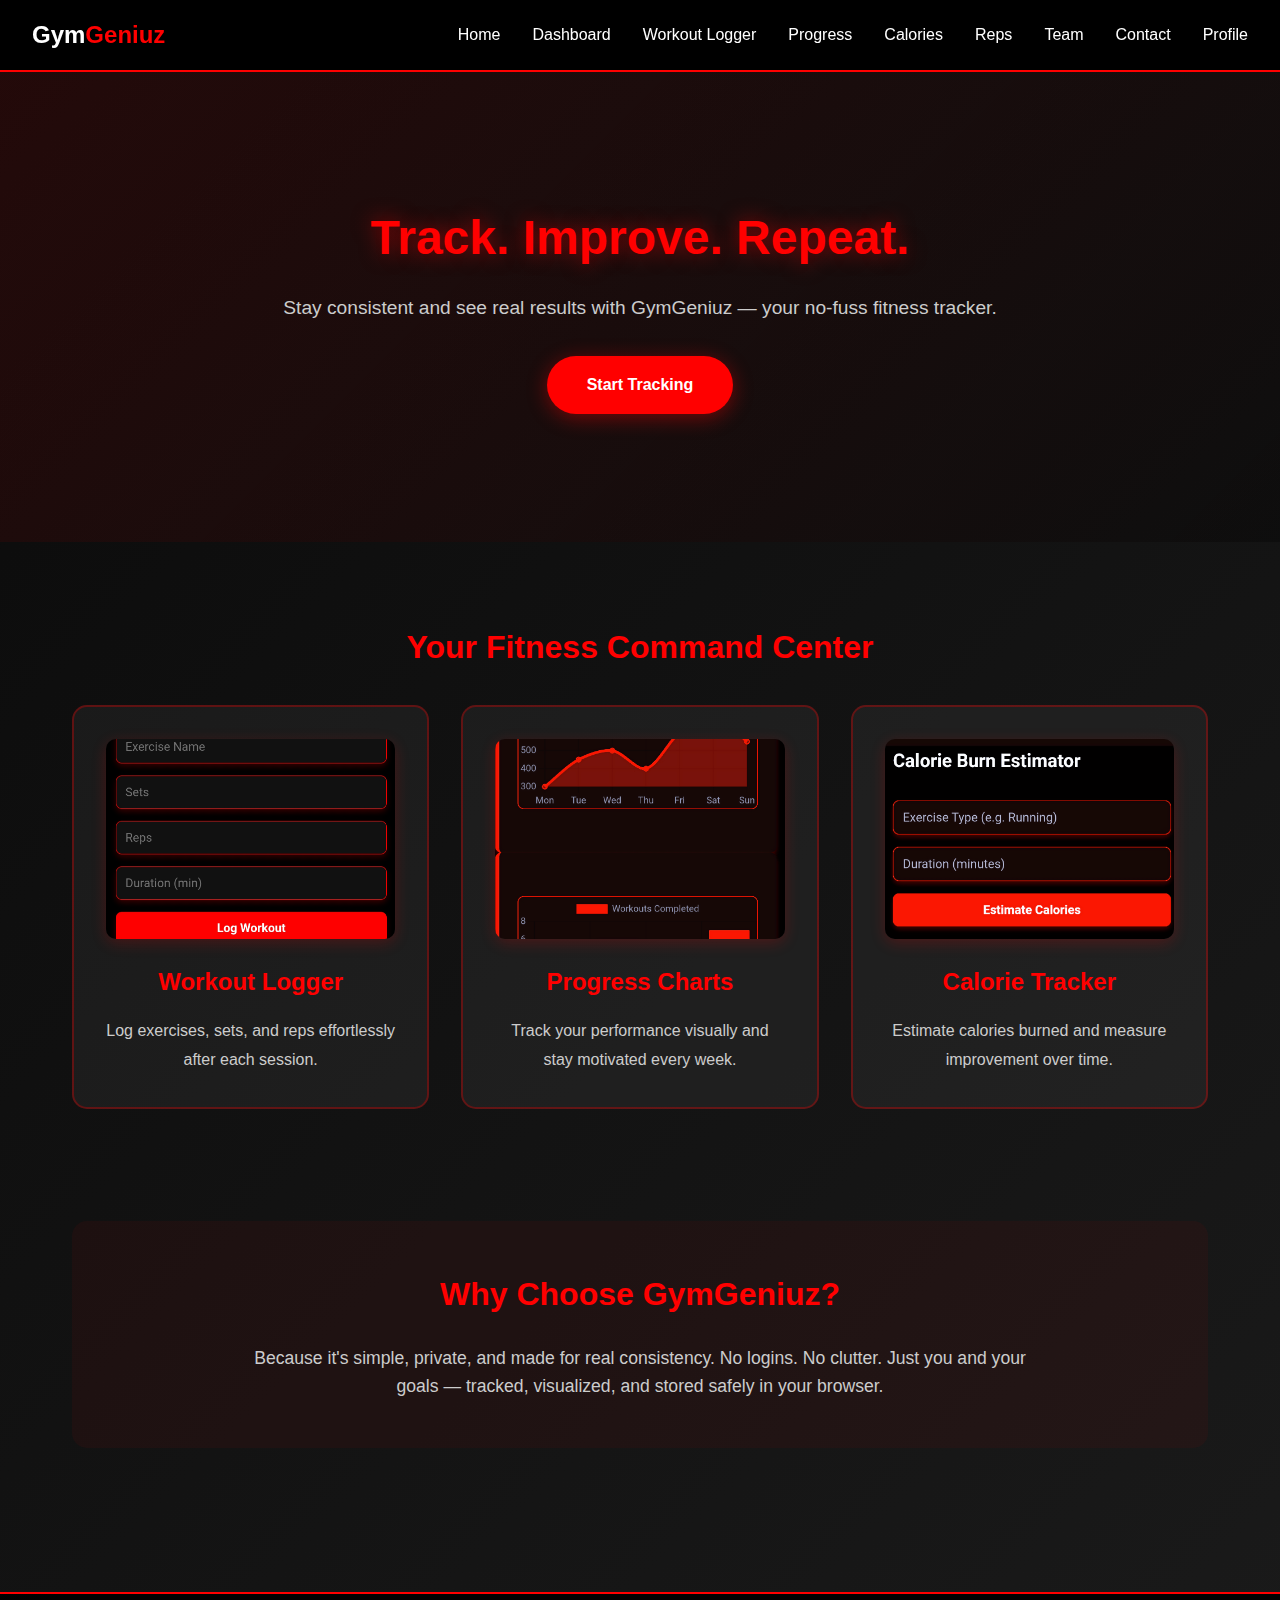
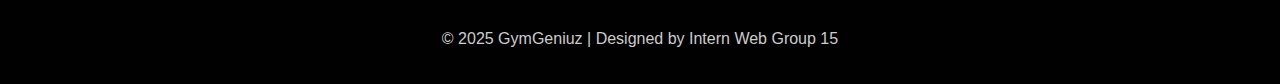
<file: index.html>
<!DOCTYPE html>
<html lang="en">
<head>
  <meta charset="UTF-8" />
  <meta name="viewport" content="width=device-width, initial-scale=1.0" />
  <title>GymGeniuz | Track Your Progress. Stay Consistent.</title>
  <meta name="description" content="GymGeniuz helps you track workouts, visualize progress, and estimate calories — all in your browser with no signup required." />
  <style>
    * {
      margin: 0;
      padding: 0;
      box-sizing: border-box;
    }
    
    body {
      font-family: 'Inter', -apple-system, BlinkMacSystemFont, 'Segoe UI', sans-serif;
      background: linear-gradient(135deg, #0a0a0a 0%, #1a1a1a 100%);
      color: #ffffff;
      line-height: 1.6;
      min-height: 100vh;
    }
    
    .navbar {
      background: rgba(0, 0, 0, 0.95);
      padding: 1rem 2rem;
      display: flex;
      justify-content: space-between;
      align-items: center;
      position: sticky;
      top: 0;
      z-index: 1000;
      backdrop-filter: blur(10px);
      border-bottom: 2px solid #ff0000;
    }
    
    .logo {
      font-family: 'Poppins', sans-serif;
      font-size: 1.5rem;
      font-weight: 600;
      color: #fff;
      text-decoration: none;
    }
    
    .logo span {
      color: #ff0000;
    }
    
    .hamburger {
      display: none;
      flex-direction: column;
      gap: 4px;
      background: none;
      border: none;
      cursor: pointer;
      padding: 0.5rem;
    }
    
    .hamburger span {
      width: 25px;
      height: 3px;
      background: #ff0000;
      transition: 0.3s;
    }
    
    .nav-links {
      display: flex;
      gap: 2rem;
      align-items: center;
    }
    
    .nav-links a {
      color: #fff;
      text-decoration: none;
      font-weight: 500;
      transition: color 0.3s;
    }
    
    .nav-links a:hover {
      color: #ff0000;
    }
    
    .hero {
      text-align: center;
      padding: 6rem 2rem;
      background: linear-gradient(135deg, rgba(255, 0, 0, 0.1) 0%, rgba(0, 0, 0, 0.3) 100%);
    }
    
    .hero h1 {
      font-family: 'Poppins', sans-serif;
      font-size: 3rem;
      margin-bottom: 1rem;
      color: #ff0000;
      text-shadow: 0 0 20px rgba(255, 0, 0, 0.5);
    }
    
    .hero p {
      font-size: 1.2rem;
      margin-bottom: 2rem;
      color: #ccc;
    }
    
    .cta-button {
      display: inline-block;
      background: #ff0000;
      color: #fff;
      padding: 1rem 2.5rem;
      text-decoration: none;
      border-radius: 50px;
      font-weight: 600;
      transition: transform 0.3s, box-shadow 0.3s;
      box-shadow: 0 4px 20px rgba(255, 0, 0, 0.4);
    }
    
    .cta-button:hover {
      transform: translateY(-3px);
      box-shadow: 0 6px 30px rgba(255, 0, 0, 0.6);
    }
    
    .container {
      max-width: 1200px;
      margin: 0 auto;
      padding: 2rem;
    }
    
    .grid {
      display: grid;
      grid-template-columns: repeat(auto-fit, minmax(300px, 1fr));
      gap: 2rem;
      margin-top: 2rem;
    }
    
    .card {
      background: rgba(255, 255, 255, 0.05);
      border: 2px solid rgba(255, 0, 0, 0.3);
      border-radius: 15px;
      padding: 2rem;
      text-align: center;
      transition: transform 0.3s, border-color 0.3s, box-shadow 0.3s;
      overflow: hidden;
    }
    
    .card:hover {
      transform: translateY(-10px);
      border-color: #ff0000;
      box-shadow: 0 10px 30px rgba(255, 0, 0, 0.3);
    }
    
    .card-image {
      width: 100%;
      height: 200px;
      margin-bottom: 1.5rem;
      border-radius: 10px;
      overflow: hidden;
      box-shadow: 0 4px 15px rgba(255, 0, 0, 0.2);
    }
    
    .card-image img {
      width: 100%;
      height: 100%;
      object-fit: cover;
      transition: transform 0.3s;
    }
    
    .card:hover .card-image img {
      transform: scale(1.1);
    }
    
    .card h3 {
      color: #ff0000;
      margin-bottom: 1rem;
      font-size: 1.5rem;
      font-family: 'Poppins', sans-serif;
    }
    
    .card p {
      color: #ccc;
      line-height: 1.8;
    }
    
    .section-title {
      text-align: center;
      color: #ff0000;
      font-size: 2rem;
      margin-top: 3rem;
      margin-bottom: 1rem;
      font-family: 'Poppins', sans-serif;
    }
    
    .why-section {
      text-align: center;
      padding: 3rem 2rem;
      background: rgba(255, 0, 0, 0.05);
      margin: 3rem 0;
      border-radius: 15px;
    }
    
    .why-section h2 {
      color: #ff0000;
      font-size: 2rem;
      margin-bottom: 1.5rem;
      font-family: 'Poppins', sans-serif;
    }
    
    .why-section p {
      max-width: 800px;
      margin: 0 auto;
      color: #ccc;
      font-size: 1.1rem;
    }
    
    footer {
      background: rgba(0, 0, 0, 0.95);
      text-align: center;
      padding: 2rem;
      margin-top: 4rem;
      border-top: 2px solid #ff0000;
      color: #ccc;
    }
    
    @media (max-width: 768px) {
      .hamburger {
        display: flex;
      }
      
      .nav-links {
        position: absolute;
        top: 100%;
        left: 0;
        right: 0;
        background: rgba(0, 0, 0, 0.98);
        flex-direction: column;
        padding: 2rem;
        gap: 1rem;
        transform: translateY(-100%);
        opacity: 0;
        pointer-events: none;
        transition: 0.3s;
      }
      
      .nav-links.active {
        transform: translateY(0);
        opacity: 1;
        pointer-events: all;
      }
      
      .hero h1 {
        font-size: 2rem;
      }
      
      .hero p {
        font-size: 1rem;
      }
    }
  </style>
</head>
<body>
  
  <header class="navbar">
    <a href="index.html" class="logo">Gym<span>Geniuz</span></a>
    <button class="hamburger" id="hamburger" aria-label="Toggle menu">
      <span></span><span></span><span></span>
    </button>
    <nav class="nav-links" id="nav-links">
      <a href="#home">Home</a>
      <a href="dashboard.html">Dashboard</a>
      <a href="logger.html">Workout Logger</a>
      <a href="progress.html">Progress</a>
      <a href="calorie.html">Calories</a>
      <a href="reps.html">Reps</a>
      <a href="team.html">Team</a>
      <a href="contact.html">Contact</a>
      <a href="profile.html">Profile</a>
    </nav>
  </header>
  
  <section id="home" class="hero">
    <div class="container">
      <h1>Track. Improve. Repeat.</h1>
      <p>Stay consistent and see real results with GymGeniuz — your no-fuss fitness tracker.</p>
      <a href="dashboard.html" class="cta-button">Start Tracking</a>
    </div>
  </section>
  
  <section class="container">
  <h2 class="section-title">Your Fitness Command Center</h2>
  <div class="grid">
    <div class="card">
      <div class="card-image">
        <img src="workout.png" alt="Workout Logger">
      </div>
      <h3>Workout Logger</h3>
      <p>Log exercises, sets, and reps effortlessly after each session.</p>
    </div>
    <div class="card">
      <div class="card-image">
        <img src="progress.png" alt="Progress Charts">
      </div>
      <h3>Progress Charts</h3>
      <p>Track your performance visually and stay motivated every week.</p>
    </div>
    <div class="card">
      <div class="card-image">
        <img src="callories.png" alt="Calorie Tracker">
      </div>
      <h3>Calorie Tracker</h3>
      <p>Estimate calories burned and measure improvement over time.</p>
    </div>
  </div>
</section>

  <section class="container">
    <div class="why-section">
      <h2>Why Choose GymGeniuz?</h2>
      <p>
        Because it's simple, private, and made for real consistency.
        No logins. No clutter. Just you and your goals — tracked, visualized, and stored safely in your browser.
      </p>
    </div>
  </section>
  
  <footer>
    <p>© 2025 GymGeniuz | Designed by Intern Web Group 15</p>
  </footer>
  
  <script>
    const hamburger = document.getElementById('hamburger');
    const navLinks = document.getElementById('nav-links');
    
    hamburger.addEventListener('click', () => {
      hamburger.classList.toggle('active');
      navLinks.classList.toggle('active');
    });
    
    document.querySelectorAll('.nav-links a').forEach(link => {
      link.addEventListener('click', () => {
        hamburger.classList.remove('active');
        navLinks.classList.remove('active');
      });
    });
  </script>
</body>
</html>
</file>
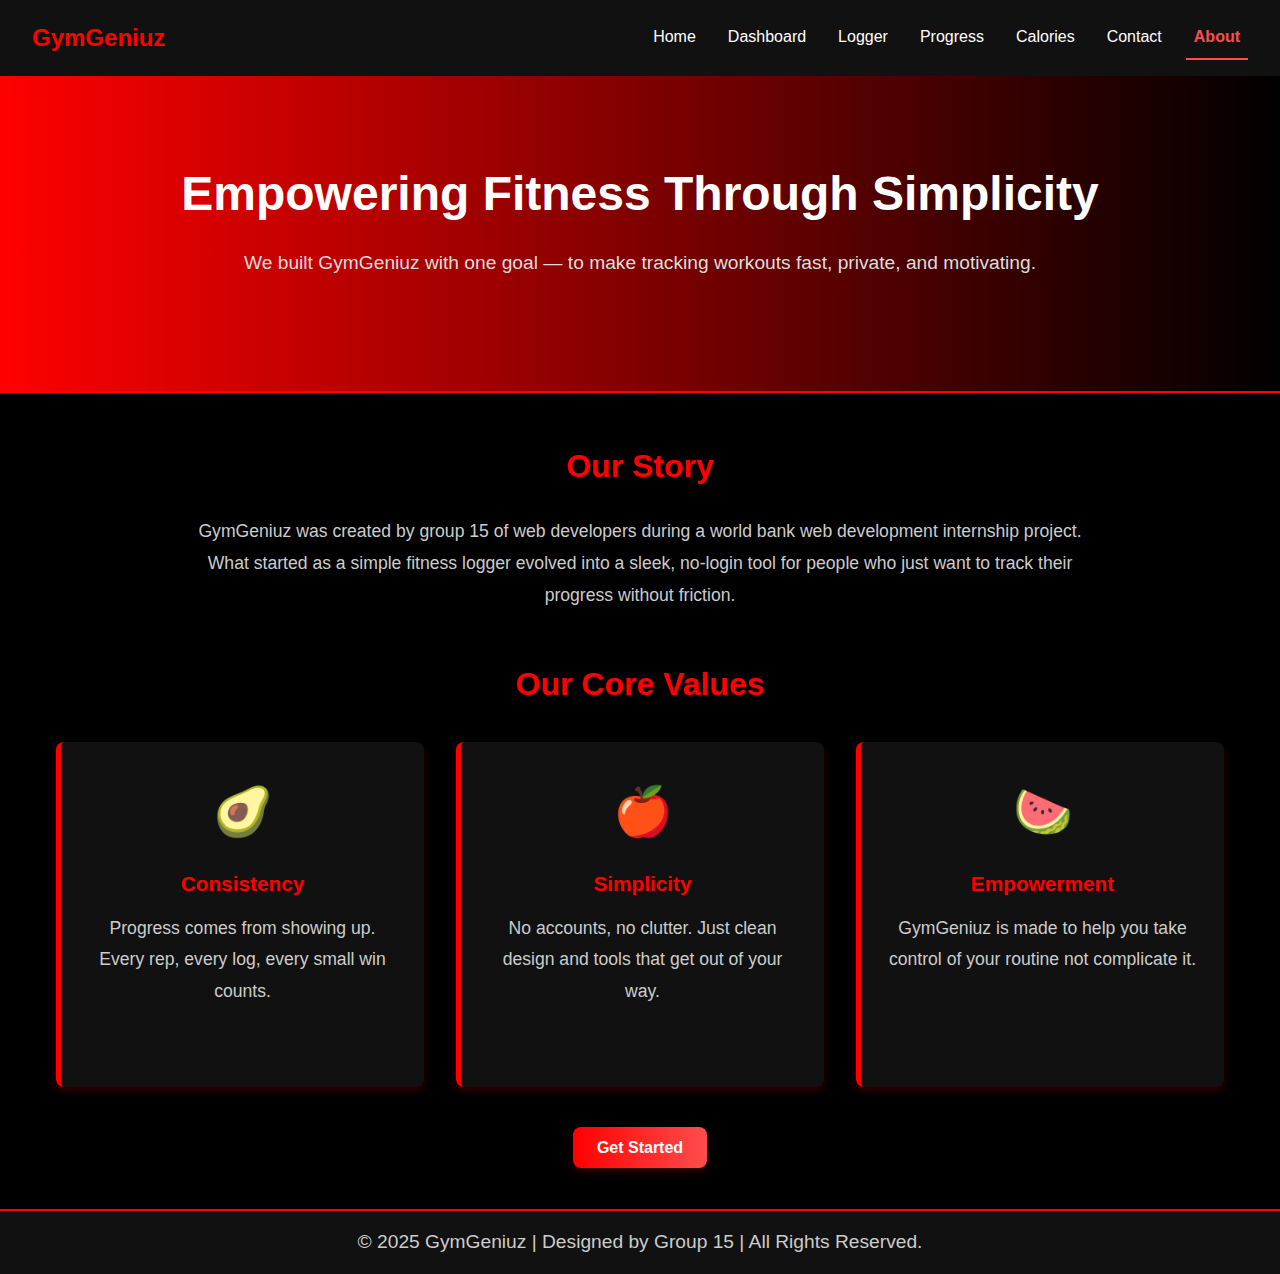
<file: about.html>
<!DOCTYPE html>
<html lang="en">
<head>
  <meta charset="UTF-8" />
  <meta name="viewport" content="width=device-width, initial-scale=1.0" />
  <title>About | GymGeniuz</title>
  <link rel="stylesheet" href="style.css" />
  <style>
    .values {
      display: grid;
      grid-template-columns: repeat(auto-fit, minmax(250px, 1fr));
      gap: 2rem;
      margin: 2rem 0 3rem;
    }
    .value-card {
      background-color: #111;
      border-left: 5px solid #ff0000;
      padding: 2rem 1.5rem;
      border-radius: 8px;
      box-shadow: 0 4px 8px rgba(255, 0, 0, 0.2);
      text-align: center;
      transition: transform 0.3s ease, box-shadow 0.3s ease;
    }
    .value-card:hover {
      transform: translateY(-5px);
      box-shadow: 0 6px 14px rgba(255, 0, 0, 0.3);
    }
    .value-card span {
      font-size: 3rem;
      display: block;
      margin-bottom: 1rem;
    }
    .value-card h3 {
      color: #ff0000;
      margin-bottom: 0.75rem;
      font-size: 1.3rem;
    }
    .value-card p {
      color: #ccc;
      line-height: 1.6;
    }
    .cta-center {
      text-align: center;
      margin-top: 3rem;
    }
    .about-section {
      padding: 3rem 1rem;
    }
    .about-section h2 {
      color: #ff0000;
      font-size: 2rem;
      margin-bottom: 1.5rem;
      text-align: center;
    }
    .about-section p {
      color: #ccc;
      font-size: 1.1rem;
      line-height: 1.8;
      max-width: 900px;
      margin: 0 auto 3rem;
      text-align: center;
    }
  </style>
</head>
<body>
  <!-- Header -->
  <header class="navbar">
    <a href="index.html" class="logo">Gym<span>Geniuz</span></a>
    <button class="hamburger" id="hamburger" aria-label="Toggle navigation">
      <span></span><span></span><span></span>
    </button>
    <nav class="nav-links" id="nav-links">
      <a href="index.html">Home</a>
      <a href="dashboard.html">Dashboard</a>
      <a href="logger.html">Logger</a>
      <a href="progress.html">Progress</a>
      <a href="calorie.html">Calories</a>
      <a href="contact.html">Contact</a>
      <a href="about.html" class="active">About</a>
    </nav>
  </header>

  <!-- Hero Section -->
  <section class="hero">
    <h1>Empowering Fitness Through Simplicity</h1>
    <p>We built GymGeniuz with one goal — to make tracking workouts fast, private, and motivating.</p>
  </section>

  <!-- Mission Section -->
  <section class="container about-section">
    <h2>Our Story</h2>
    <p>
      GymGeniuz was created by group 15 of web developers during a world bank web development internship project.
      What started as a simple fitness logger evolved into a sleek, no-login tool for people who just want to
      track their progress without friction.
    </p>
    
    <h2>Our Core Values</h2>
    <div class="values">
      <div class="value-card">
        <span>🥑</span>
        <h3>Consistency</h3>
        <p>Progress comes from showing up. Every rep, every log, every small win counts.</p>
      </div>
      <div class="value-card">
        <span>🍎</span>
        <h3>Simplicity</h3>
        <p>No accounts, no clutter. Just clean design and tools that get out of your way.</p>
      </div>
      <div class="value-card">
        <span>🍉</span>
        <h3>Empowerment</h3>
        <p>GymGeniuz is made to help you take control of your routine not complicate it.</p>
      </div>
    </div>
    
    <div class="cta-center">
      <a href="dashboard.html" class="cta-button">Get Started</a>
    </div>
  </section>

  <!-- Footer -->
  <footer>
    <p>© 2025 GymGeniuz | Designed by Group 15 | All Rights Reserved.</p>
  </footer>

  <!-- Script -->
  <script>
    document.addEventListener("DOMContentLoaded", () => {
      const hamburger = document.getElementById("hamburger");
      const navLinks = document.getElementById("nav-links");
      
      hamburger.addEventListener("click", () => {
        hamburger.classList.toggle("active");
        navLinks.classList.toggle("active");
      });

      // Close menu when clicking on a link
      document.querySelectorAll('.nav-links a').forEach(link => {
        link.addEventListener('click', () => {
          hamburger.classList.remove('active');
          navLinks.classList.remove('active');
        });
      });
    });
  </script>
</body>
</html>
</file>
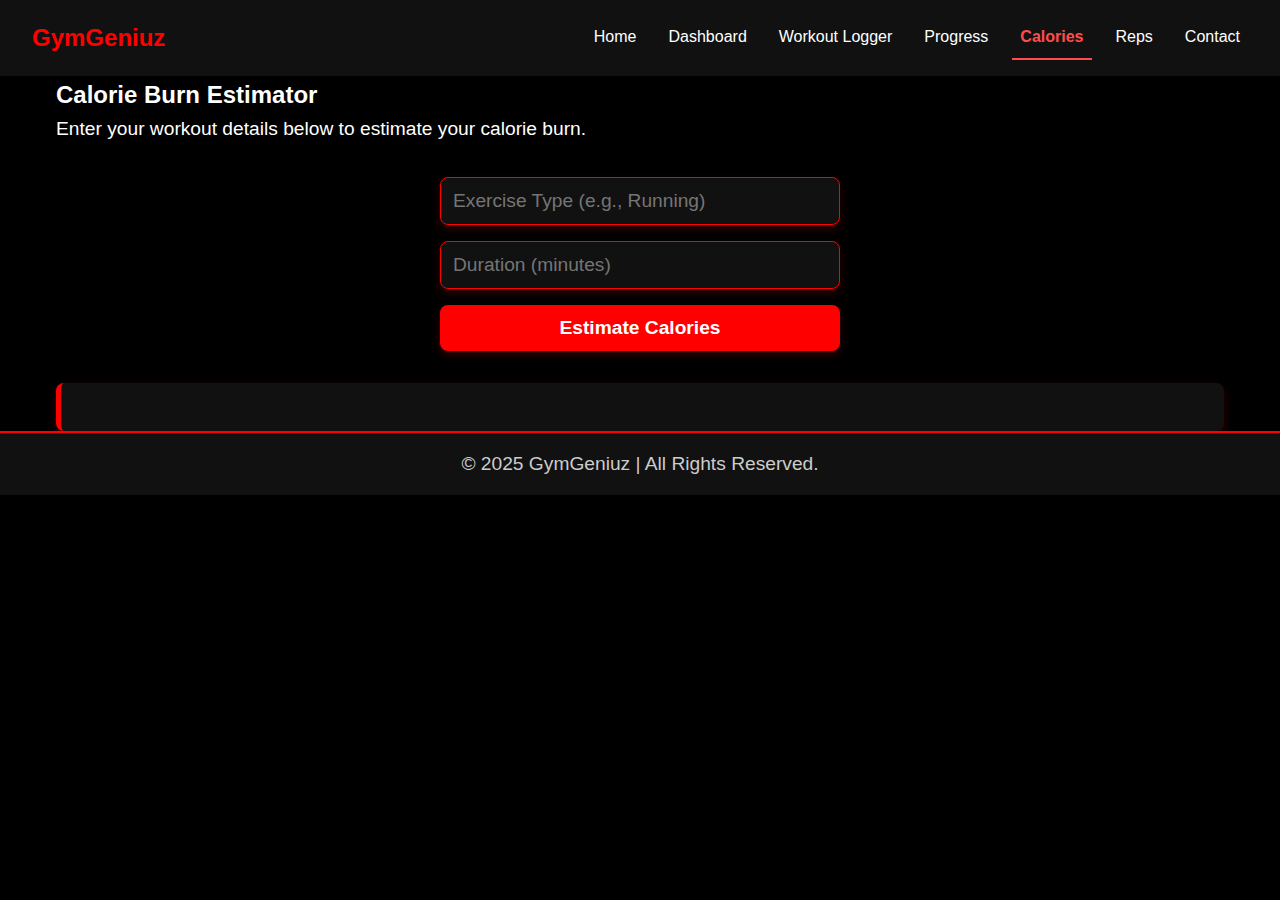
<file: calorie.html>
<!DOCTYPE html>
<html lang="en">
<head>
  <meta charset="UTF-8" />
  <meta name="viewport" content="width=device-width, initial-scale=1.0" />
  <title>Calorie Tracker | GymGeniuz</title>
  <link rel="stylesheet" href="style.css" />
</head>

<body>
  <!-- Navbar -->
  <header class="navbar">
    <a href="index.html" class="logo">Gym<span>Geniuz</span></a>
    <div class="hamburger" id="hamburger">
      <span></span>
      <span></span>
      <span></span>
    </div>
    <nav class="nav-links" id="nav-links">
      <a href="index.html">Home</a>
      <a href="dashboard.html">Dashboard</a>
      <a href="logger.html">Workout Logger</a>
      <a href="progress.html">Progress</a>
      <a href="calorie.html" class="active">Calories</a>
      <a href="reps.html">Reps</a>
      <a href="contact.html">Contact</a>
    </nav>
  </header>

  <!-- Calorie Tracker Section -->
  <section class="container calorie-section">
    <h2>Calorie Burn Estimator</h2>
    <p>Enter your workout details below to estimate your calorie burn.</p>

    <form id="calorieForm" class="calorie-form">
      <input type="text" id="exerciseType" placeholder="Exercise Type (e.g., Running)" required />
      <input type="number" id="duration" placeholder="Duration (minutes)" required />
      <button type="submit">Estimate Calories</button>
    </form>

    <div class="card" id="calorieResult"></div>
  </section>

  <!-- Footer -->
  <footer>
    <p>© 2025 GymGeniuz | All Rights Reserved.</p>
  </footer>

  <!-- Script -->
  <script>
    // Hamburger Menu
    document.addEventListener("DOMContentLoaded", () => {
      const hamburger = document.getElementById("hamburger");
      const navLinks = document.getElementById("nav-links");

      hamburger.addEventListener("click", () => {
        hamburger.classList.toggle("active");
        navLinks.classList.toggle("active");
      });
    });

    // Calorie Estimation
    document.getElementById("calorieForm").addEventListener("submit", function(e) {
      e.preventDefault();
      const type = document.getElementById("exerciseType").value.toLowerCase().trim();
      const duration = parseInt(document.getElementById("duration").value);
      let calories = 0;

      if (type.includes("run")) calories = duration * 10;
      else if (type.includes("cycle")) calories = duration * 8;
      else if (type.includes("lift")) calories = duration * 6;
      else if (type.includes("walk")) calories = duration * 4;
      else calories = duration * 5;

      const result = document.getElementById("calorieResult");
      result.textContent = `Estimated Calories Burned: ${calories} kcal`;
    });
  </script>
</body>
</html>
</file>
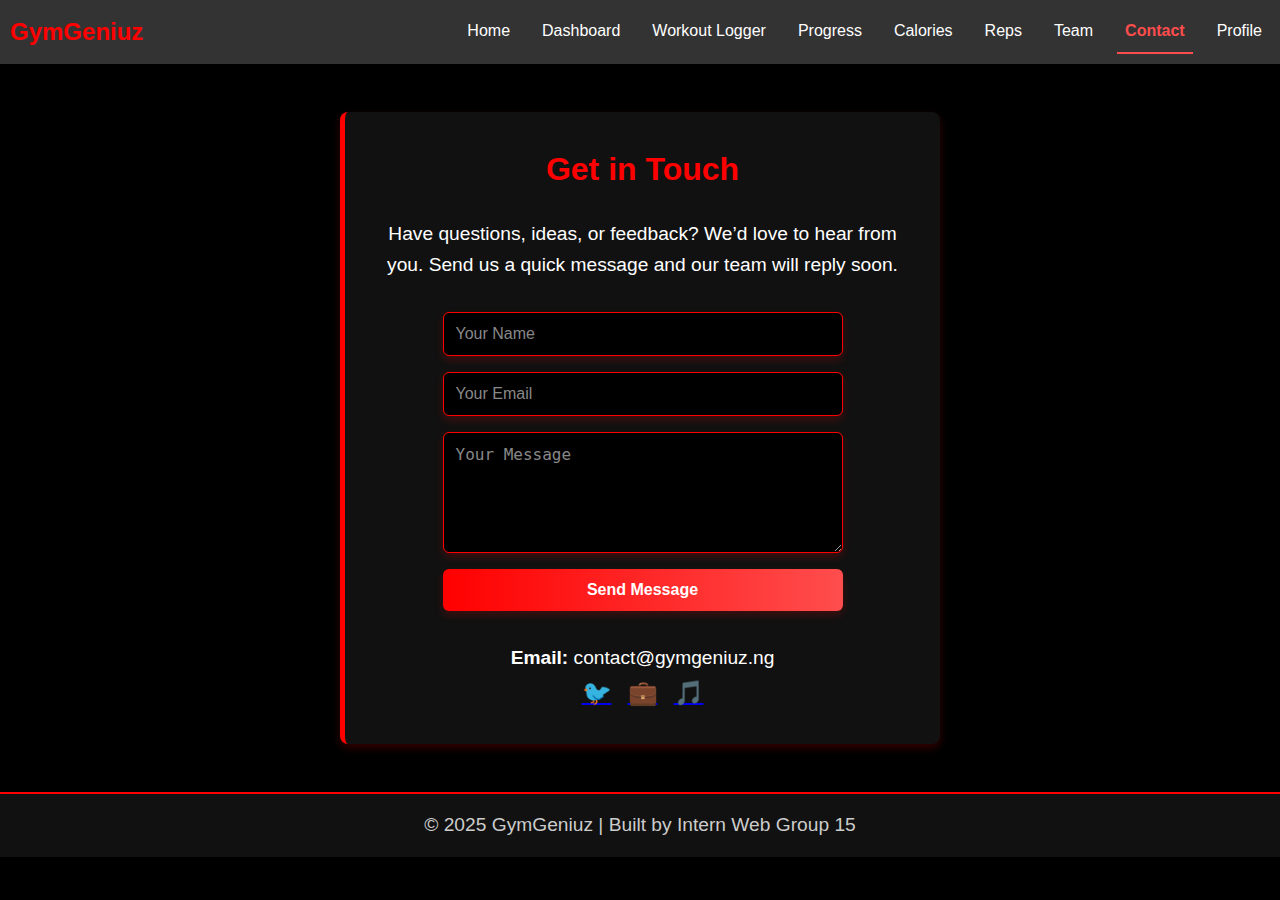
<file: contact.html>
<!DOCTYPE html>
<html lang="en">
<head>
  <meta charset="UTF-8" />
  <meta name="viewport" content="width=device-width, initial-scale=1.0" />
  <title>Contact | Gymgeniuz</title>
  <link rel="stylesheet" href="style.css" />
  <style>
    /* Toast Notification Styling */
    #toast {
      visibility: hidden;
      min-width: 250px;
      margin-left: -125px;
      background-color: #4CAF50;
      color: white;
      text-align: center;
      border-radius: 2px;
      padding: 16px;
      position: fixed;
      z-index: 1;
      left: 50%;
      bottom: 30px;
      font-size: 17px;
    }

    #toast.show {
      visibility: visible;
      animation: fadein 0.5s, fadeout 0.5s 2.5s;
    }

    @keyframes fadein {
      from { bottom: 0; opacity: 0; }
      to { bottom: 30px; opacity: 1; }
    }

    @keyframes fadeout {
      from { opacity: 1; }
      to { opacity: 0; }
    }

    /* Mobile Navbar */
    .navbar {
      display: flex;
      justify-content: space-between;
      align-items: center;
      background-color: #333;
      padding: 10px;
    }

    .nav-links {
      display: flex;
      gap: 1rem;
    }

    .nav-links a {
      color: #fff;
      text-decoration: none;
    }

    .hamburger {
      display: none;
      font-size: 30px;
      color: white;
      cursor: pointer;
    }

    .nav-links.active {
      display: block;
    }

    @media (max-width: 768px) {
      .nav-links {
        display: none;
        flex-direction: column;
        background-color: #333;
        position: absolute;
        top: 60px;
        right: 0;
        width: 100%;
        padding: 1rem;
        border-left: 2px solid red;
      }

      .nav-links a {
        padding: 1rem;
        color: #fff;
        text-align: center;
      }

      .hamburger {
        display: block;
      }

      .nav-links.active {
        display: block;
      }
    }
  </style>
</head>
<body>
  <!-- Header -->
  <header class="navbar">
    <a href="index.html" class="logo">Gym<span>Geniuz</span></a>
    <div class="hamburger">&#9776;</div>
    <nav class="nav-links">
      <a href="index.html">Home</a>
      <a href="dashboard.html">Dashboard</a>
      <a href="logger.html">Workout Logger</a>
      <a href="progress.html">Progress</a>
      <a href="calorie.html">Calories</a>
      <a href="reps.html">Reps</a>
<a href="team.html">Team</a>
      <a href="contact.html" class="active">Contact</a>
      <a href="profile.html">Profile</a>
    </nav>
  </header>

  <!-- Contact Section -->
  <section class="contact container">
    <h2>Get in Touch</h2>
    <p class="intro">
      Have questions, ideas, or feedback? We’d love to hear from you. 
      Send us a quick message and our team will reply soon.
    </p>

    <form id="contactForm" class="contact-form">
      <input type="text" placeholder="Your Name" required />
      <input type="email" placeholder="Your Email" required />
      <textarea placeholder="Your Message" rows="5" required></textarea>
      <button type="submit" class="cta-button">Send Message</button>
    </form>

    <div class="contact-info">
      <p><strong>Email:</strong> contact@gymgeniuz.ng</p>
      <div class="socials">
        <a href="#" title="Twitter">🐦</a>
        <a href="#" title="LinkedIn">💼</a>
        <a href="#" title="TikTok">🎵</a>
      </div>
    </div>
  </section>

  <!-- Toast Notification -->
  <div id="toast" class="toast">Message sent successfully!</div>

  <!-- Footer -->
  <footer>
    <p>© 2025 GymGeniuz | Built by Intern Web Group 15</p>
  </footer>

  <script>
    // Mobile nav toggle
    document.querySelector(".hamburger").addEventListener("click", () => {
      document.querySelector(".nav-links").classList.toggle("active");
    });

    // Toast notification
    function showToast(message) {
      const toast = document.getElementById("toast");
      toast.textContent = message;
      toast.classList.add("show");
      setTimeout(() => toast.classList.remove("show"), 3000);
    }

    // Contact form handler
    document.getElementById("contactForm").addEventListener("submit", function (e) {
      e.preventDefault();
      showToast("Message sent successfully!");
      this.reset();
    });
  </script>
</body>
</html>
</file>
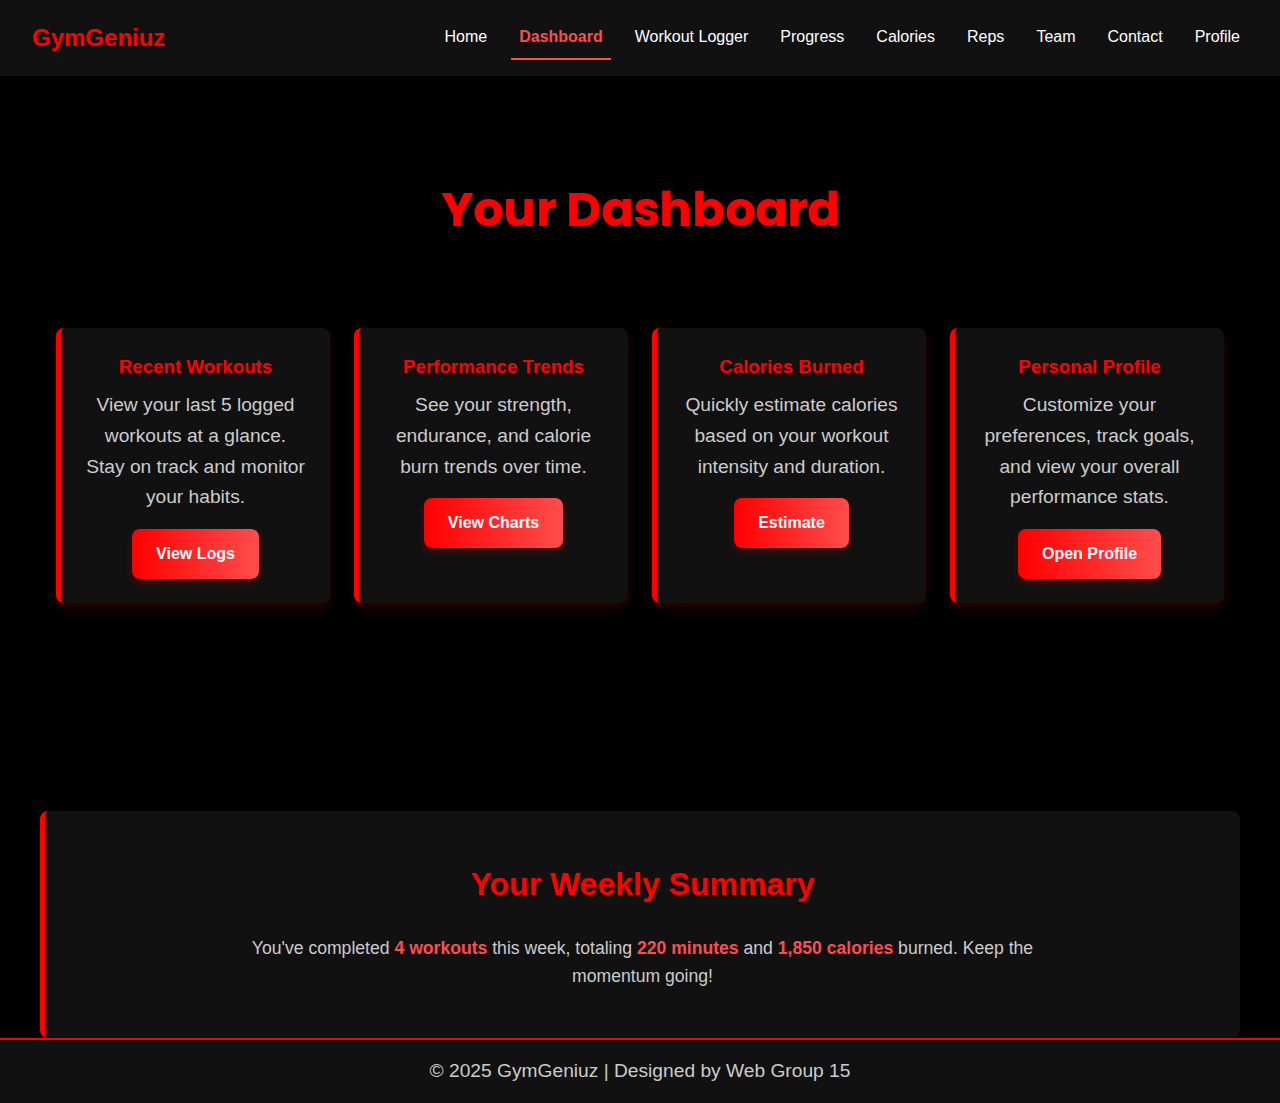
<file: dashboard.html>
<!DOCTYPE html>
<html lang="en">
<head>
  <meta charset="UTF-8" />
  <meta name="viewport" content="width=device-width, initial-scale=1.0" />
  <title>Dashboard | GymGeniuz</title>
  <link rel="stylesheet" href="style.css" />
  <link href="https://fonts.googleapis.com/css2?family=Poppins:wght@600&family=Inter:wght@400;500&display=swap" rel="stylesheet">
</head>
<body>
  
  <header class="navbar">
    <a href="index.html" class="logo">Gym<span>Geniuz</span></a>
    <button class="hamburger" id="hamburger" aria-label="Toggle navigation">
      <span></span><span></span><span></span>
    </button>
    <nav class="nav-links" id="nav-links">
      <a href="index.html">Home</a>
      <a href="dashboard.html" class="active">Dashboard</a>
      <a href="logger.html">Workout Logger</a>
      <a href="progress.html">Progress</a>
<a href="calorie.html">Calories</a>
      <a href="reps.html">Reps</a>
<a href="team.html">Team</a>
      <a href="contact.html">Contact</a>
      <a href="profile.html">Profile</a>
    </nav>
  </header>

  
  <section class="container" style="padding: 6rem 0;">
    <h1 style="text-align:center; font-family:'Poppins',sans-serif; margin-bottom:2rem; color:#ff0000;">Your Dashboard</h1>
    <div class="grid">
      
      <div class="card">
        <h3>Recent Workouts</h3>
        <p>View your last 5 logged workouts at a glance. Stay on track and monitor your habits.</p>
        <a href="logger.html" class="cta-button" style="display:inline-block;margin-top:1rem;">View Logs</a>
      </div>
      
      <div class="card">
        <h3>Performance Trends</h3>
        <p>See your strength, endurance, and calorie burn trends over time.</p>
        <a href="progress.html" class="cta-button" style="display:inline-block;margin-top:1rem;">View Charts</a>
      </div>
      
      <div class="card">
        <h3>Calories Burned</h3>
        <p>Quickly estimate calories based on your workout intensity and duration.</p>
        <a href="logger.html" class="cta-button" style="display:inline-block;margin-top:1rem;">Estimate</a>
      </div>
      
      <div class="card">
        <h3>Personal Profile</h3>
        <p>Customize your preferences, track goals, and view your overall performance stats.</p>
        <a href="profile.html" class="cta-button" style="display:inline-block;margin-top:1rem;">Open Profile</a>
      </div>
    </div>
  </section>

  
  <section class="container" style="margin-top:4rem; text-align:center; padding:3rem 1rem; background-color:#111; border-left:5px solid #ff0000; border-radius:8px;">
    <h2 style="color:#ff0000; font-size:2rem; margin-bottom:1.5rem;">Your Weekly Summary</h2>
    <p style="color:#ccc; max-width:800px; margin:0 auto; font-size:1.1rem;">
      You've completed <strong style="color:#ff4d4d;">4 workouts</strong> this week, totaling <strong style="color:#ff4d4d;">220 minutes</strong> and <strong style="color:#ff4d4d;">1,850 calories</strong> burned. Keep the momentum going!
    </p>
  </section>

  
  <footer>
    <p>© 2025 GymGeniuz | Designed by Web Group 15</p>
  </footer>

  <script>
    // Hamburger toggle
    const hamburger = document.getElementById('hamburger');
    const navLinks = document.getElementById('nav-links');
    hamburger.addEventListener('click', () => {
      hamburger.classList.toggle('active');
      navLinks.classList.toggle('active');
    });

    // Close menu when clicking on a link
    document.querySelectorAll('.nav-links a').forEach(link => {
      link.addEventListener('click', () => {
        hamburger.classList.remove('active');
        navLinks.classList.remove('active');
      });
    });
  </script>
</body>
</html>
</file>
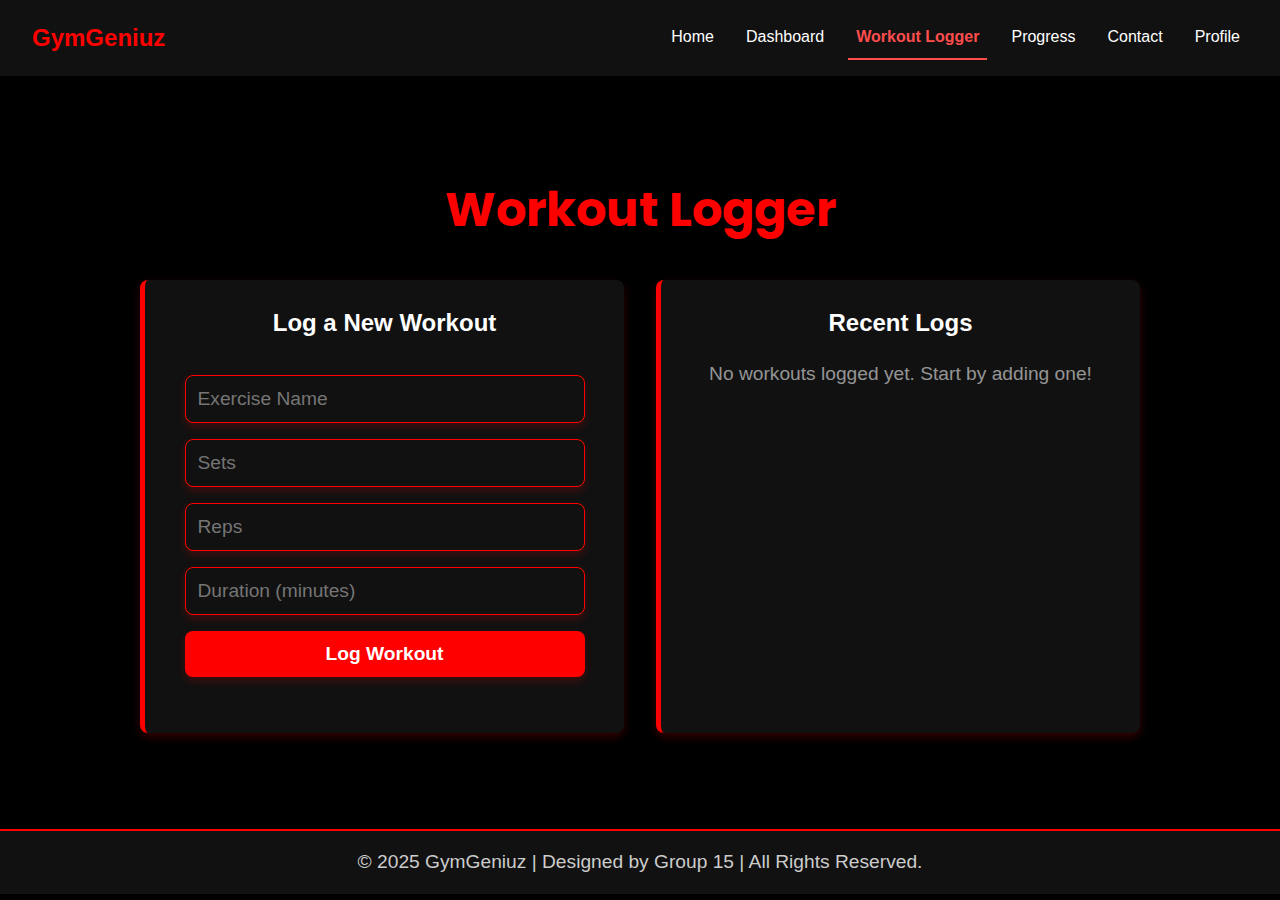
<file: logger.html>
<!DOCTYPE html>
<html lang="en">
<head>
  <meta charset="UTF-8" />
  <meta name="viewport" content="width=device-width, initial-scale=1.0" />
  <title>Workout Logger | GymGeniuz</title>
  <link rel="stylesheet" href="style.css" />
  <link href="https://fonts.googleapis.com/css2?family=Poppins:wght@600&family=Inter:wght@400;500&display=swap" rel="stylesheet">
  <style>
    .logger-grid {
      display: grid;
      grid-template-columns: repeat(auto-fit, minmax(300px, 1fr));
      gap: 2rem;
      max-width: 1000px;
      margin: 0 auto;
    }
    .workout-entry {
      background-color: #000;
      border-left: 3px solid #ff4d4d;
      padding: 1rem;
      margin-bottom: 1rem;
      border-radius: 6px;
      color: #ccc;
      line-height: 1.6;
    }
    .workout-entry strong {
      color: #ff0000;
      font-size: 1.1rem;
    }
  </style>
</head>
<body>
  <!-- Header -->
  <header class="navbar">
    <a href="index.html" class="logo">Gym<span>Geniuz</span></a>
    <button class="hamburger" id="hamburger" aria-label="Toggle navigation">
      <span></span><span></span><span></span>
    </button>
    <nav class="nav-links" id="nav-links">
      <a href="index.html">Home</a>
      <a href="dashboard.html">Dashboard</a>
      <a href="logger.html" class="active">Workout Logger</a>
      <a href="progress.html">Progress</a>
      <a href="contact.html">Contact</a>
      <a href="profile.html">Profile</a>
    </nav>
  </header>

  <!-- Logger Section -->
  <section class="container" style="padding:6rem 0;">
    <h1 style="text-align:center; font-family:'Poppins',sans-serif; margin-bottom:2rem; color:#ff0000;">Workout Logger</h1>
    <div class="logger-grid">
      <!-- Log Form -->
      <div class="card">
        <h2>Log a New Workout</h2>
        <form id="workoutForm">
          <input type="text" id="exercise" placeholder="Exercise Name" required />
          <input type="number" id="sets" placeholder="Sets" required />
          <input type="number" id="reps" placeholder="Reps" required />
          <input type="number" id="duration" placeholder="Duration (minutes)" required />
          <button type="submit">Log Workout</button>
        </form>
      </div>
      <!-- Log Display -->
      <div class="card">
        <h2>Recent Logs</h2>
        <div id="workoutList" style="margin-top: 1rem;">
          <p style="opacity:0.7; color:#ccc;">No workouts logged yet. Start by adding one!</p>
        </div>
      </div>
    </div>
  </section>

  <!-- Footer -->
  <footer>
    <p>© 2025 GymGeniuz | Designed by Group 15 | All Rights Reserved.</p>
  </footer>

  <script>
    // Hamburger toggle
    const hamburger = document.getElementById('hamburger');
    const navLinks = document.getElementById('nav-links');
    hamburger.addEventListener('click', () => {
      hamburger.classList.toggle('active');
      navLinks.classList.toggle('active');
    });

    // Close menu when clicking on a link
    document.querySelectorAll('.nav-links a').forEach(link => {
      link.addEventListener('click', () => {
        hamburger.classList.remove('active');
        navLinks.classList.remove('active');
      });
    });

    // Workout logging
    const form = document.getElementById('workoutForm');
    const list = document.getElementById('workoutList');
    
    form.addEventListener('submit', (e) => {
      e.preventDefault();
      const exercise = document.getElementById('exercise').value.trim();
      const sets = document.getElementById('sets').value;
      const reps = document.getElementById('reps').value;
      const duration = document.getElementById('duration').value;
      
      if (exercise && sets && reps && duration) {
        // Clear the "No workouts" message if it exists
        if (list.querySelector('p')) {
          list.innerHTML = '';
        }
        
        const entry = document.createElement('div');
        entry.classList.add('workout-entry');
        entry.innerHTML = `
          <strong>${exercise}</strong><br>
          ${sets} sets × ${reps} reps<br>
          Duration: ${duration} min
        `;
        list.prepend(entry);
        form.reset();
      }
    });
  </script>
</body>
</html>
</file>
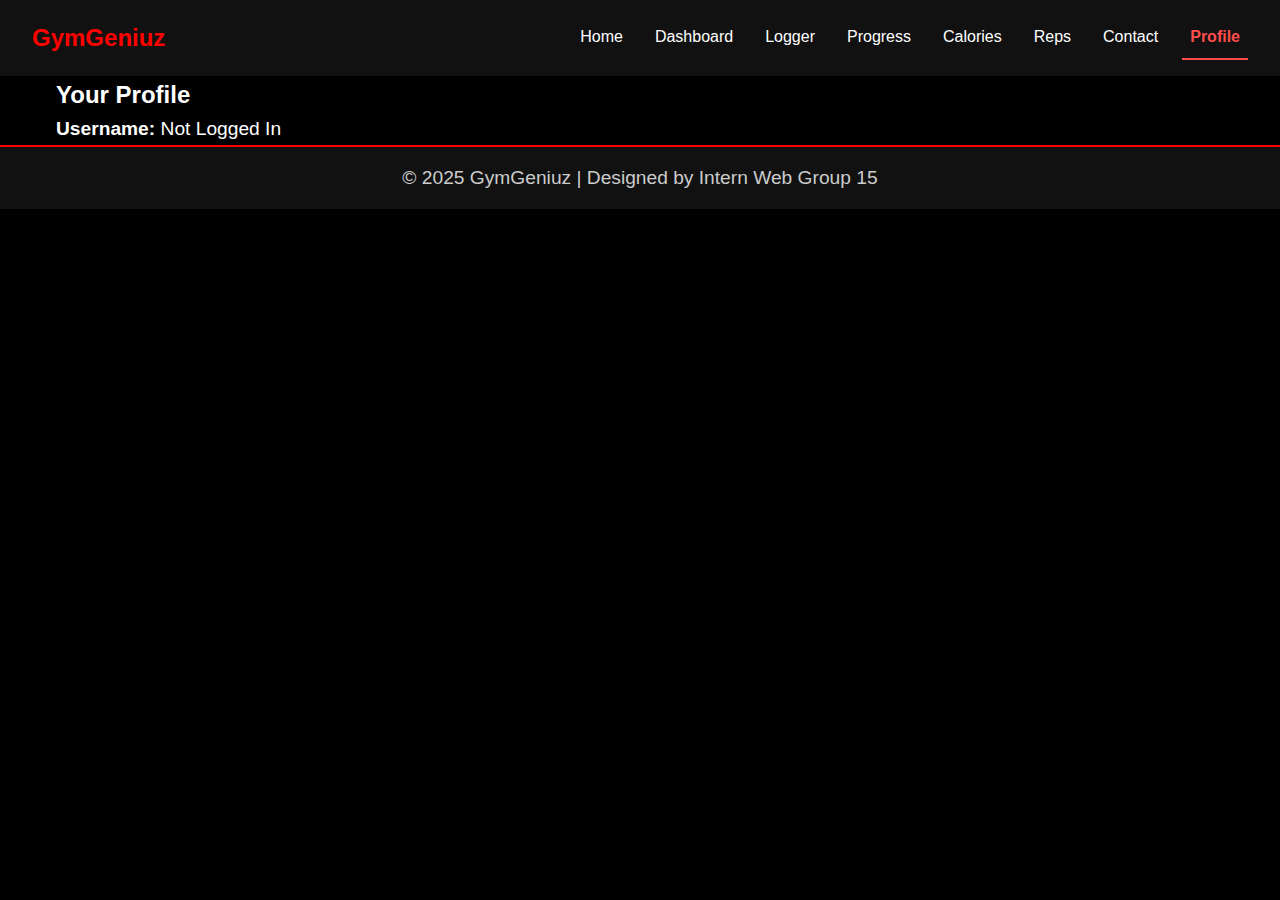
<file: profile.html>
<!DOCTYPE html>
<html lang="en">
<head>
  <meta charset="UTF-8" />
  <meta name="viewport" content="width=device-width, initial-scale=1.0" />
  <title>Profile | Gymgenius</title>
  <link rel="stylesheet" href="style.css" />
</head>

<body>
  <!-- Header -->
  <header class="navbar">
    <a href="index.html" class="logo">Gym<span>Geniuz</span></a>
    <div class="hamburger">&#9776;</div>
    <nav class="nav-links">
      <a href="index.html">Home</a>
      <a href="dashboard.html">Dashboard</a>
      <a href="logger.html">Logger</a>
      <a href="progress.html">Progress</a>
      <a href="calorie.html">Calories</a>
      <a href="reps.html">Reps</a>
      <a href="contact.html">Contact</a>
      <a href="profile.html" class="active">Profile</a>
    </nav>
  </header>

  
  <section class="profile container">
    <h2>Your Profile</h2>
    <div class="profile-card">
      <p><strong>Username:</strong> <span id="profileName">Guest</span></p>
    </div>
  </section>

  
  <footer>
    <p>© 2025 GymGeniuz | Designed by Intern Web Group 15</p>
  </footer>

  <script>
    
    document.querySelector(".hamburger").addEventListener("click", () => {
      document.querySelector(".nav-links").classList.toggle("active");
    });

    // Load user info from localStorage
    try {
      const userData = JSON.parse(localStorage.getItem("gymgeniusUser"));
      if (userData && userData.username) {
        document.getElementById("profileName").textContent = userData.username;
      } else {
        document.getElementById("profileName").textContent = "Not Logged In";
      }
    } catch (e) {
      // In case of an error (e.g., corrupted localStorage), fallback to default
      document.getElementById("profileName").textContent = "Not Logged In";
    }
  </script>
</body>
</html>
</file>
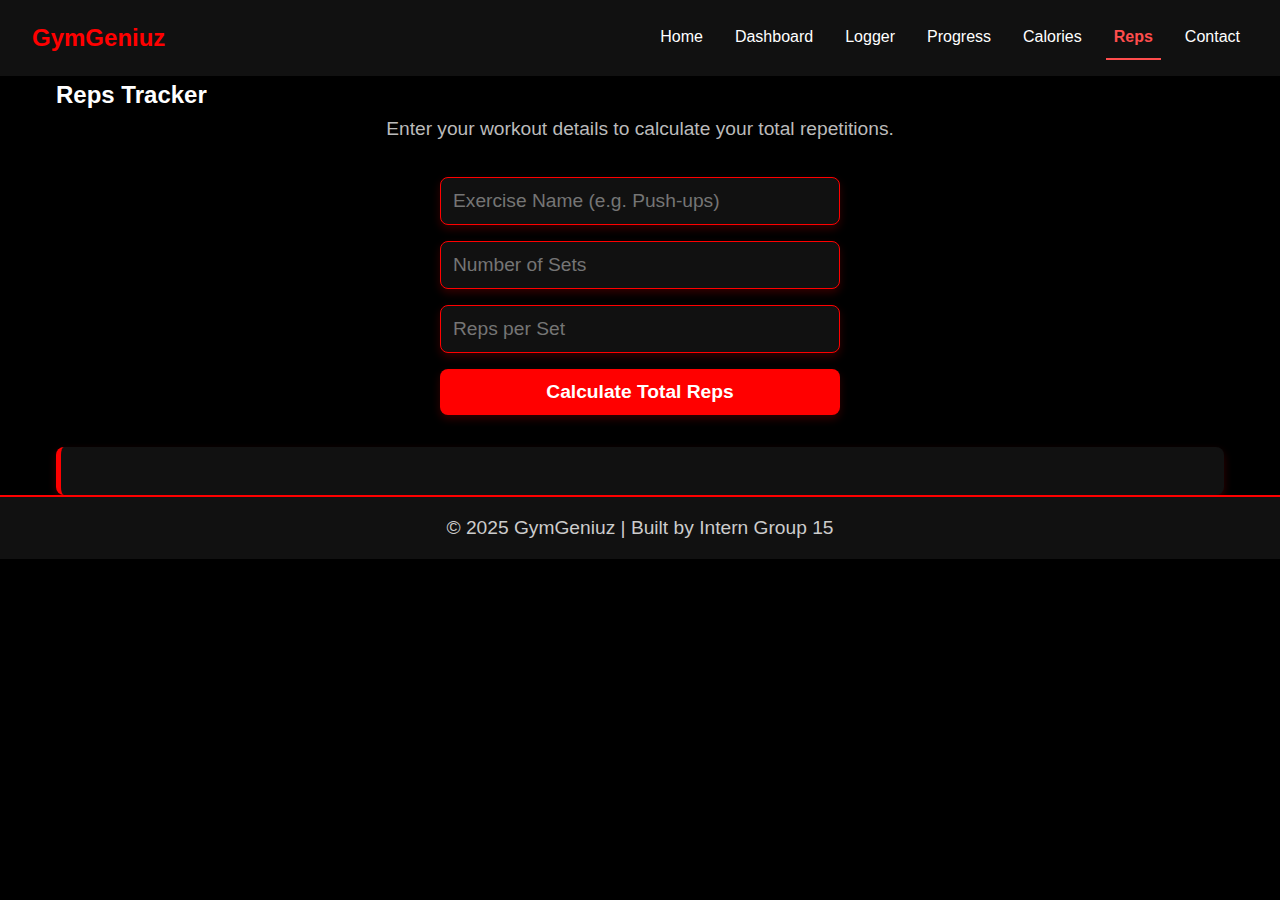
<file: reps.html>
<!DOCTYPE html>
<html lang="en">
<head>
  <meta charset="UTF-8" />
  <meta name="viewport" content="width=device-width, initial-scale=1.0" />
  <title>Reps Counter | GymGeniuz</title>
  <link rel="stylesheet" href="style.css" />
</head>

<body>
  <!-- Navbar -->
  <header class="navbar">
    <a href="index.html" class="logo">Gym<span>Geniuz</span></a>
    <div class="hamburger">&#9776;</div>
    <nav class="nav-links">
      <a href="index.html">Home</a>
      <a href="dashboard.html">Dashboard</a>
      <a href="logger.html">Logger</a>
      <a href="progress.html">Progress</a>
      <a href="calorie.html">Calories</a>
      <a href="reps.html" class="active">Reps</a>
      <a href="contact.html">Contact</a>
    </nav>
  </header>

  <!-- Main Content -->
  <section class="container">
    <h2>Reps Tracker</h2>
    <p style="text-align:center; color:#bbb; margin-bottom:1rem;">
      Enter your workout details to calculate your total repetitions.
    </p>

    <form id="repsForm">
      <input type="text" id="exerciseName" placeholder="Exercise Name (e.g. Push-ups)" required />
      <input type="number" id="sets" placeholder="Number of Sets" required />
      <input type="number" id="reps" placeholder="Reps per Set" required />
      <button type="submit">Calculate Total Reps</button>
    </form>

    <div class="card" id="repsResult"></div>
  </section>

  <!-- Footer -->
  <footer>
    <p>© 2025 GymGeniuz | Built by Intern Group 15</p>
  </footer>

  <!-- Script -->
  <script>
    // Hamburger Menu Toggle
    document.querySelector(".hamburger").addEventListener("click", () => {
      document.querySelector(".nav-links").classList.toggle("active");
    });

    // Reps Calculator
    document.getElementById("repsForm").addEventListener("submit", function(e) {
      e.preventDefault();
      const sets = parseInt(document.getElementById("sets").value);
      const reps = parseInt(document.getElementById("reps").value);
      const exercise = document.getElementById("exerciseName").value.trim();

      if (isNaN(sets) || isNaN(reps) || sets <= 0 || reps <= 0) {
        document.getElementById("repsResult").innerHTML = "<p style='color:red;'>Please enter valid numbers.</p>";
        return;
      }

      const total = sets * reps;
      document.getElementById("repsResult").innerHTML = `
        <h3>${exercise || "Your Exercise"}</h3>
        <p>Total Repetitions Completed: <strong>${total}</strong></p>
      `;
    });
  </script>
</body>
</html>
</file>
<file: style.css>
* {
  margin: 0;
  padding: 0;
  box-sizing: border-box;
}

/* ======= Base ======= */
body {
  font-family: 'Segoe UI', Roboto, sans-serif;
  background-color: #000;
  color: #fff;
  line-height: 1.6;
  overflow-x: hidden;
}

h1 {
  font-size: clamp(2rem, 5vw, 3rem);
}

p, input, textarea, button {
  font-size: clamp(1rem, 2.5vw, 1.2rem);
}

/* ======= Container ======= */
.container {
  max-width: 1200px;
  margin: auto;
  padding: 0 1rem;
}

/* ======= Navbar ======= */
.navbar {
  display: flex;
  justify-content: space-between;
  align-items: center;
  background-color: #111;
  padding: 1rem 2rem;
  position: sticky;
  top: 0;
  z-index: 1000;
}

.logo {
  font-size: 1.5rem;
  color: #ff0000;
  font-weight: bold;
  text-decoration: none;
  transition: color 0.3s ease;
}

.logo:hover {
  color: #ff4d4d;
}

.nav-links {
  display: flex;
  gap: 1rem;
}

.nav-links a {
  color: white;
  text-decoration: none;
  padding: 0.5rem;
  transition: color 0.3s;
}

.nav-links a:hover {
  color: #ff4d4d;
}

.nav-links a.active {
  color: #ff4d4d;
  font-weight: bold;
  border-bottom: 2px solid #ff4d4d;
}

/* ======= Hamburger Menu ======= */
.hamburger {
  display: none;
  cursor: pointer;
  width: 30px;
  height: 22px;
  position: relative;
  transition: transform 0.3s ease;
}

.hamburger span {
  position: absolute;
  height: 3px;
  width: 100%;
  background: white;
  border-radius: 3px;
  left: 0;
  transition: all 0.3s ease;
}

.hamburger span:nth-child(1) { top: 0; }
.hamburger span:nth-child(2) { top: 9px; }
.hamburger span:nth-child(3) { top: 18px; }

.hamburger.active span:nth-child(1) {
  transform: rotate(45deg);
  top: 9px;
}
.hamburger.active span:nth-child(2) { opacity: 0; }
.hamburger.active span:nth-child(3) {
  transform: rotate(-45deg);
  top: 9px;
}

/* ======= Hero Section ======= */
.hero {
  text-align: center;
  padding: 5rem 2rem;
  background: linear-gradient(to right, #ff0000, #000);
  border-bottom: 2px solid #ff0000;
}

.hero h1 {
  margin-bottom: 1rem;
}

.hero p {
  margin-bottom: 2rem;
  color: #ddd;
}

.cta-button {
  background: linear-gradient(to right, #ff0000, #ff4d4d);
  color: white;
  padding: 0.75rem 1.5rem;
  text-decoration: none;
  border-radius: 8px;
  font-weight: bold;
  box-shadow: 0 4px 8px rgba(255, 0, 0, 0.2);
  transition: transform 0.2s ease, box-shadow 0.3s ease;
}

.cta-button:hover {
  transform: translateY(-2px);
  box-shadow: 0 6px 12px rgba(255, 0, 0, 0.3);
}

/* ======= Features / Cards ======= */
.grid {
  display: grid;
  grid-template-columns: repeat(auto-fit, minmax(220px, 1fr));
  gap: 1.5rem;
  padding: 3rem 1rem;
}

.card {
  background-color: #111;
  border-left: 5px solid #ff0000;
  padding: 1.5rem;
  border-radius: 8px;
  box-shadow: 0 4px 8px rgba(255, 0, 0, 0.2);
  text-align: center;
  transition: transform 0.3s ease, box-shadow 0.3s ease;
}

.card:hover {
  transform: translateY(-4px);
  box-shadow: 0 6px 14px rgba(255, 0, 0, 0.3);
}

.card h3 {
  color: #ff0000;
  margin-bottom: 0.5rem;
}

.card p {
  color: #ccc;
}

/* ======= Team Section ======= */
.team {
  text-align: center;
  padding: 4rem 1rem;
}

.team h2 {
  color: #ff0000;
  font-size: 2rem;
  margin-bottom: 2rem;
  text-transform: uppercase;
  letter-spacing: 1px;
}

.team-grid {
  display: grid;
  grid-template-columns: repeat(auto-fit, minmax(250px, 1fr));
  gap: 2rem;
  justify-items: center;
}

.team-card {
  background-color: #111;
  border-left: 5px solid #ff0000;
  border-radius: 10px;
  padding: 1.5rem;
  text-align: center;
  box-shadow: 0 4px 8px rgba(255, 0, 0, 0.2);
  transition: transform 0.3s ease, box-shadow 0.3s ease;
  width: 100%;
  max-width: 300px;
}

.team-card:hover {
  transform: translateY(-5px);
  box-shadow: 0 6px 14px rgba(255, 0, 0, 0.3);
}

.team-photo {
  width: 150px;
  height: 150px;
  border-radius: 50%;
  object-fit: cover;
  border: 3px solid #ff0000;
  margin-bottom: 1rem;
}

.role {
  color: #ff4d4d;
  font-weight: 500;
  margin-bottom: 0.5rem;
}

blockquote {
  font-style: italic;
  color: #ccc;
  margin-top: 0.5rem;
}

/* ======= Forms ======= */
form {
  display: flex;
  flex-direction: column;
  gap: 1rem;
  max-width: 400px;
  margin: 2rem auto;
}

input, textarea, button {
  padding: 0.75rem;
  border: 1px solid #ff0000;
  background-color: #111;
  color: white;
  border-radius: 8px;
  box-shadow: 0 4px 8px rgba(255, 0, 0, 0.2);
  transition: all 0.3s ease;
}

input:focus, textarea:focus {
  border-color: #ff4d4d;
  transform: scale(1.02);
  outline: none;
}

button {
  background-color: #ff0000;
  cursor: pointer;
  font-weight: bold;
  border: none;
}

button:hover {
  background-color: #ff4d4d;
}

/* ======= Progress Charts ======= */
canvas {
  display: block;
  margin: 2rem auto;
  background-color: #111;
  border: 1px solid #ff0000;
  border-radius: 8px;
  width: 100%;
  max-width: 400px;
  height: 200px;
}

/* ======= Contact Section ======= */
.contact.container {
  max-width: 600px;
  margin: 3rem auto;
  padding: 2rem;
  background-color: #111;
  border-left: 5px solid #ff0000;
  border-radius: 8px;
  box-shadow: 0 4px 8px rgba(255, 0, 0, 0.2);
  text-align: center;
}

.contact h2 {
  font-size: 2rem;
  margin-bottom: 1.5rem;
  color: #ff0000;
}

#contactForm {
  display: flex;
  flex-direction: column;
  gap: 1rem;
  margin-bottom: 2rem;
}

#contactForm input,
#contactForm textarea {
  background-color: #000;
  border-radius: 6px;
  font-size: 1rem;
}

#contactForm input::placeholder,
#contactForm textarea::placeholder {
  color: #888;
}

#contactForm button {
  border-radius: 6px;
  font-size: 1rem;
  transition: background-color 0.3s ease;
}

#contactForm button:hover {
  background-color: #ff4d4d;
}

.info p {
  color: #ccc;
}

.socials {
  display: flex;
  justify-content: center;
  gap: 1rem;
  font-size: 1.5rem;
}

.socials span {
  color: #ff0000;
  cursor: pointer;
  transition: transform 0.3s ease;
}

.socials span:hover {
  transform: scale(1.2);
}

/* ======= Footer ======= */
footer {
  text-align: center;
  padding: 1rem;
  background-color: #111;
  border-top: 2px solid #ff0000;
  font-size: 0.9rem;
  color: #ccc;
}

/* ======= Toast Notification ======= */
.toast {
  position: fixed;
  bottom: 20px;
  left: 50%;
  transform: translateX(-50%);
  background: #ff0000;
  color: #fff;
  padding: 1rem 2rem;
  border-radius: 8px;
  box-shadow: 0 4px 8px rgba(0,0,0,0.3);
  z-index: 9999;
  transition: opacity 0.5s ease;
}

.toast.fade-out {
  opacity: 0;
}

/* ======= Responsive Adjustments ======= */
@media (max-width: 768px) {
  .nav-links {
    display: none;
    flex-direction: column;
    position: absolute;
    top: 60px;
    right: 0;
    background-color: #111;
    width: 200px;
    padding: 1rem;
    border-left: 2px solid #ff0000;
  }

  .nav-links.active {
    display: flex;
  }

  .nav-links a {
    padding: 0.75rem 0;
    border-bottom: 1px solid #222;
  }

  .hamburger {
    display: block;
  }

  .hero {
    padding: 3rem 1.5rem;
  }

  .team-grid {
    grid-template-columns: 1fr;
    padding: 1rem;
  }

  .team-photo {
    width: 130px;
    height: 130px;
  }

  .contact.container {
    margin: 2rem 1rem;
    padding: 1.5rem;
  }

  .contact h2 {
    font-size: 1.5rem;
  }
}


.card-image {
  width: 100%;
  height: 120px; /* Reduced size */
  margin-bottom: 1.5rem;
  border-radius: 10px;
  overflow: hidden;
  box-shadow: 0 4px 15px rgba(255, 0, 0, 0.2);
}

.card-image img {
  width: 100%;
  height: 100%;
  object-fit: cover;
  transition: transform 0.3s;
}

.card:hover .card-image img {
  transform: scale(1.1);
}

/* Mobile adjustments */
@media (max-width: 768px) {
  .card-image {
    height: 100px;
  }
}
</file>
